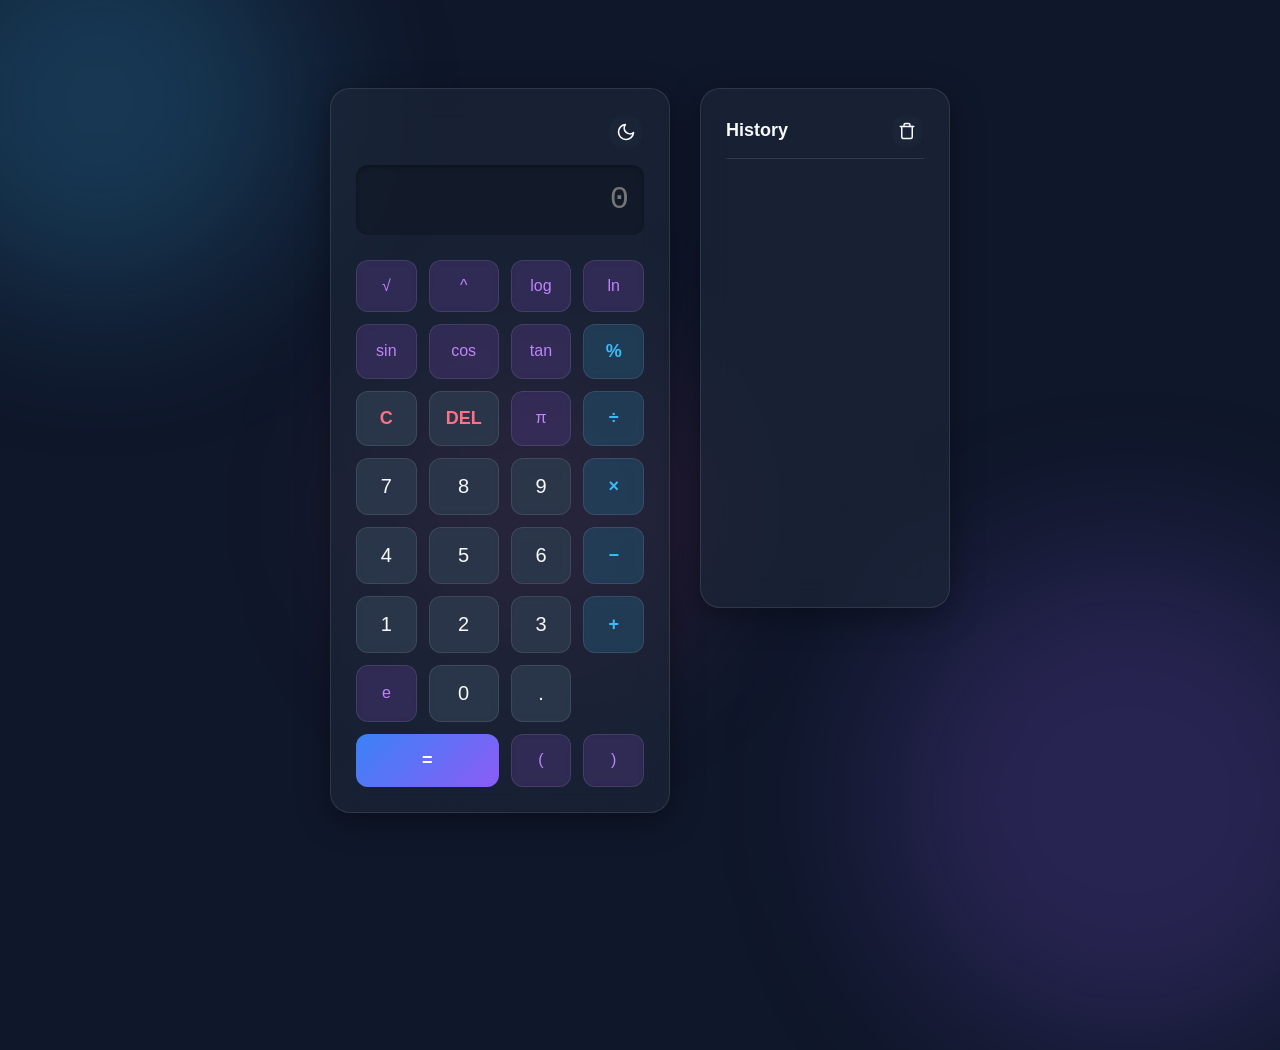
<file: Task1_Calculatoor/index.html>
<!DOCTYPE html>
<html lang="en">
<head>
  <meta charset="UTF-8">
  <meta name="viewport" content="width=device-width, initial-scale=1.0">
  <title>Premium Scientific Calculator</title>
  <link rel="stylesheet" href="style.css">
</head>
<body class="dark-theme">
  <!-- Animated background elements -->
  <div class="bg-shape shape1"></div>
  <div class="bg-shape shape2"></div>
  <div class="bg-shape shape3"></div>

  <div class="container">
    <div class="calculator glass-panel">
      <div class="top-bar">
        <button id="theme-toggle" onclick="toggleMode()" title="Toggle Theme" class="icon-btn">
          <svg class="icon-moon" xmlns="http://www.w3.org/2000/svg" width="20" height="20" viewBox="0 0 24 24" fill="none" stroke="currentColor" stroke-width="2" stroke-linecap="round" stroke-linejoin="round"><path d="M21 12.79A9 9 0 1 1 11.21 3 7 7 0 0 0 21 12.79z"></path></svg>
          <svg class="icon-sun" xmlns="http://www.w3.org/2000/svg" width="20" height="20" viewBox="0 0 24 24" fill="none" stroke="currentColor" stroke-width="2" stroke-linecap="round" stroke-linejoin="round" style="display:none;"><circle cx="12" cy="12" r="5"></circle><line x1="12" y1="1" x2="12" y2="3"></line><line x1="12" y1="21" x2="12" y2="23"></line><line x1="4.22" y1="4.22" x2="5.64" y2="5.64"></line><line x1="18.36" y1="18.36" x2="19.78" y2="19.78"></line><line x1="1" y1="12" x2="3" y2="12"></line><line x1="21" y1="12" x2="23" y2="12"></line><line x1="4.22" y1="19.78" x2="5.64" y2="18.36"></line><line x1="18.36" y1="5.64" x2="19.78" y2="4.22"></line></svg>
        </button>
      </div>

      <input type="text" id="display" disabled placeholder="0">

      <div class="buttons">
        <!-- Scientific Functions Row -->
        <button class="func" onclick="appendFunction('sqrt(')">√</button>
        <button class="func" onclick="appendValue('^')">^</button>
        <button class="func" onclick="appendFunction('log10(')">log</button>
        <button class="func" onclick="appendFunction('log(')">ln</button>
        
        <!-- Trigonometry Row -->
        <button class="func" onclick="appendFunction('sin(')">sin</button>
        <button class="func" onclick="appendFunction('cos(')">cos</button>
        <button class="func" onclick="appendFunction('tan(')">tan</button>
        <button class="op" onclick="appendValue('%')">%</button>
        
        <!-- Standard row 1 -->
        <button class="action clear" onclick="clearDisplay()">C</button>
        <button class="action" onclick="deleteLast()">DEL</button>
        <button class="func" onclick="appendValue('pi')">π</button>
        <button class="op" onclick="appendValue('/')">÷</button>
        
        <!-- Standard row 2 -->
        <button class="num" onclick="appendValue('7')">7</button>
        <button class="num" onclick="appendValue('8')">8</button>
        <button class="num" onclick="appendValue('9')">9</button>
        <button class="op" onclick="appendValue('*')">×</button>
        
        <!-- Standard row 3 -->
        <button class="num" onclick="appendValue('4')">4</button>
        <button class="num" onclick="appendValue('5')">5</button>
        <button class="num" onclick="appendValue('6')">6</button>
        <button class="op" onclick="appendValue('-')">−</button>
        
        <!-- Standard row 4 -->
        <button class="num" onclick="appendValue('1')">1</button>
        <button class="num" onclick="appendValue('2')">2</button>
        <button class="num" onclick="appendValue('3')">3</button>
        <button class="op" onclick="appendValue('+')">+</button>
        
        <!-- Standard row 5 -->
        <button class="func" onclick="appendValue('e')">e</button>
        <button class="num" onclick="appendValue('0')">0</button>
        <button class="num" onclick="appendValue('.')">.</button>
        <button class="equal" onclick="calculate()">=</button>

        <button class="func brackets" onclick="appendValue('(')">(</button>
        <button class="func brackets" onclick="appendValue(')')">)</button>
      </div>
    </div>

    <div class="history glass-panel">
      <div class="history-header">
        <h3>History</h3>
        <button onclick="clearHistory()" class="icon-btn clear-history-btn" title="Clear History">
          <svg xmlns="http://www.w3.org/2000/svg" width="18" height="18" viewBox="0 0 24 24" fill="none" stroke="currentColor" stroke-width="2" stroke-linecap="round" stroke-linejoin="round"><polyline points="3 6 5 6 21 6"></polyline><path d="M19 6v14a2 2 0 0 1-2 2H7a2 2 0 0 1-2-2V6m3 0V4a2 2 0 0 1 2-2h4a2 2 0 0 1 2 2v2"></path></svg>
        </button>
      </div>
      <ul id="historyList"></ul>
    </div>
  </div>

  <script src="script.js"></script>
</body>
</html>
</file>
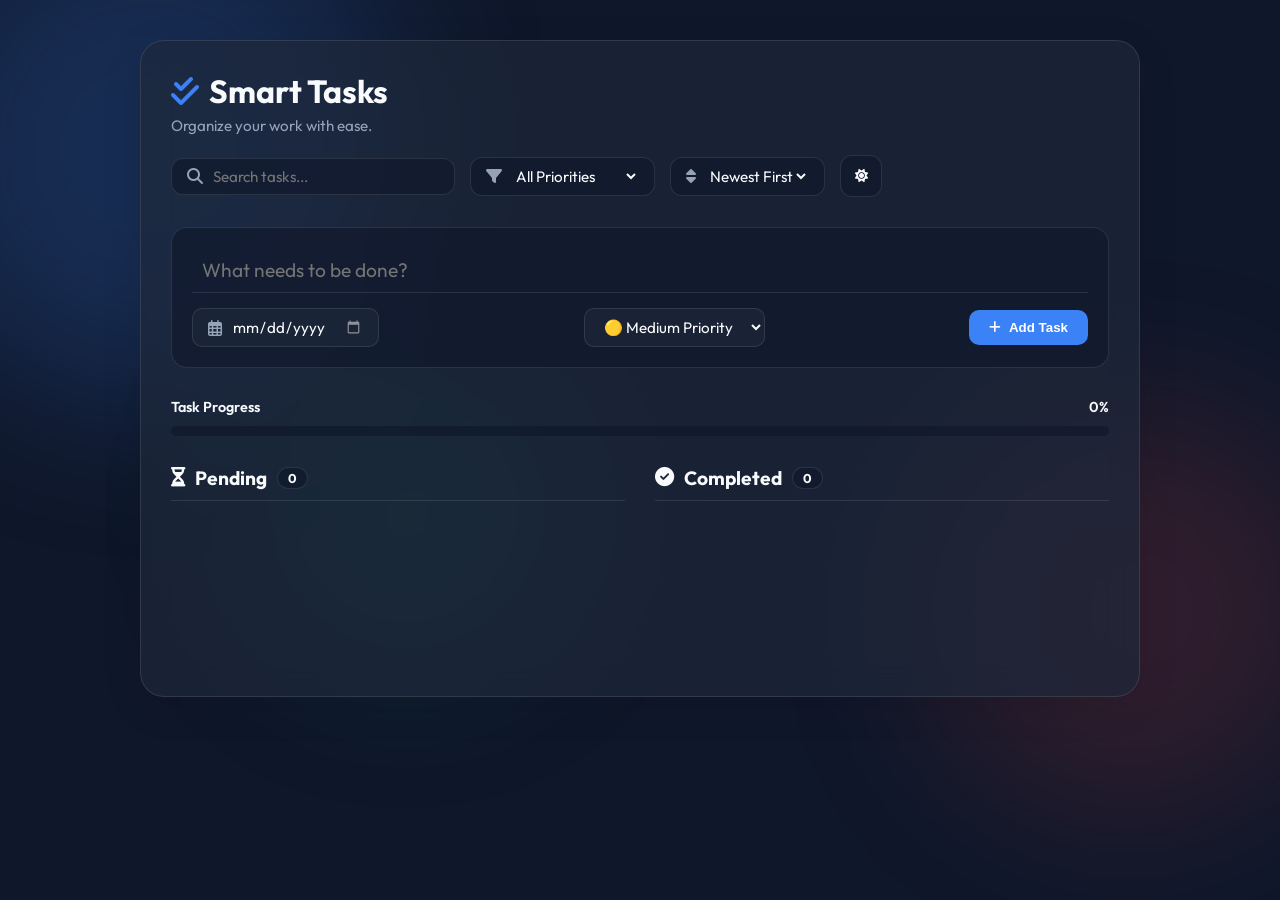
<file: Task3_TodoList/index.html>
<!DOCTYPE html>
<html lang="en">

<head>
    <meta charset="UTF-8">
    <meta name="viewport" content="width=device-width, initial-scale=1.0">
    <title>Smart To-Do | Premium Dashboard</title>
    <link rel="stylesheet" href="style.css">
    <link href="https://fonts.googleapis.com/css2?family=Outfit:wght@300;400;500;600;700&display=swap" rel="stylesheet">
    <link rel="stylesheet" href="https://cdnjs.cloudflare.com/ajax/libs/font-awesome/6.4.0/css/all.min.css">
</head>

<body class="dark">
    <!-- Animated Background Shapes -->
    <div class="bg-shape shape-1"></div>
    <div class="bg-shape shape-2"></div>
    <div class="bg-shape shape-3"></div>

    <div class="app glass-panel">
        <header>
            <div class="header-title">
                <h1><i class="fas fa-check-double"></i> Smart Tasks</h1>
                <p>Organize your work with ease.</p>
            </div>

            <div class="controls">
                <div class="control-group search-group">
                    <i class="fas fa-search"></i>
                    <input id="search" placeholder="Search tasks...">
                </div>

                <div class="control-group">
                    <i class="fas fa-filter"></i>
                    <select id="filter">
                        <option value="all">All Priorities</option>
                        <option value="high">High Priority</option>
                        <option value="medium">Medium Priority</option>
                        <option value="low">Low Priority</option>
                    </select>
                </div>

                <div class="control-group">
                    <i class="fas fa-sort"></i>
                    <select id="sort">
                        <option value="newest">Newest First</option>
                        <option value="oldest">Oldest First</option>
                        <option value="dueDate">Due Date</option>
                        <option value="priority">Priority</option>
                    </select>
                </div>

                <button id="themeToggle" class="icon-btn" title="Toggle Theme">
                    <i class="fas fa-sun"></i>
                </button>
            </div>
        </header>

        <div class="add-task-container glass-panel-inner">
            <input type="text" id="taskInput" placeholder="What needs to be done?" autocomplete="off">
            <div class="task-options">
                <div class="input-with-icon">
                    <i class="far fa-calendar-alt"></i>
                    <input type="date" id="dueDateInput" title="Due Date">
                </div>
                <select id="priority" class="priority-select">
                    <option value="low">🟢 Low Priority</option>
                    <option value="medium" selected>🟡 Medium Priority</option>
                    <option value="high">🔴 High Priority</option>
                </select>
                <button onclick="addTask()" class="btn-primary"><i class="fas fa-plus"></i> Add Task</button>
            </div>
        </div>

        <div class="progress-section">
            <div class="progress-stats">
                <span>Task Progress</span>
                <span id="progressText">0%</span>
            </div>
            <div class="progress-container">
                <div class="progress-bar" id="progressBar"></div>
            </div>
        </div>

        <div class="lists">
            <!-- Pending List -->
            <div class="list-container">
                <div class="list-header">
                    <h2><i class="fas fa-hourglass-half"></i> Pending <span class="badge pending-badge"
                            id="pendingCount">0</span></h2>
                </div>
                <ul id="pending" class="task-list dropzone" data-status="pending">
                    <!-- Tasks will be injected here -->
                </ul>
            </div>

            <!-- Completed List -->
            <div class="list-container">
                <div class="list-header completed-header">
                    <h2><i class="fas fa-check-circle"></i> Completed <span class="badge completed-badge"
                            id="completedCount">0</span></h2>
                </div>
                <ul id="completed" class="task-list dropzone" data-status="completed">
                    <!-- Tasks will be injected here -->
                </ul>
            </div>
        </div>
    </div>

    <script src="script.js"></script>
</body>

</html>
</file>
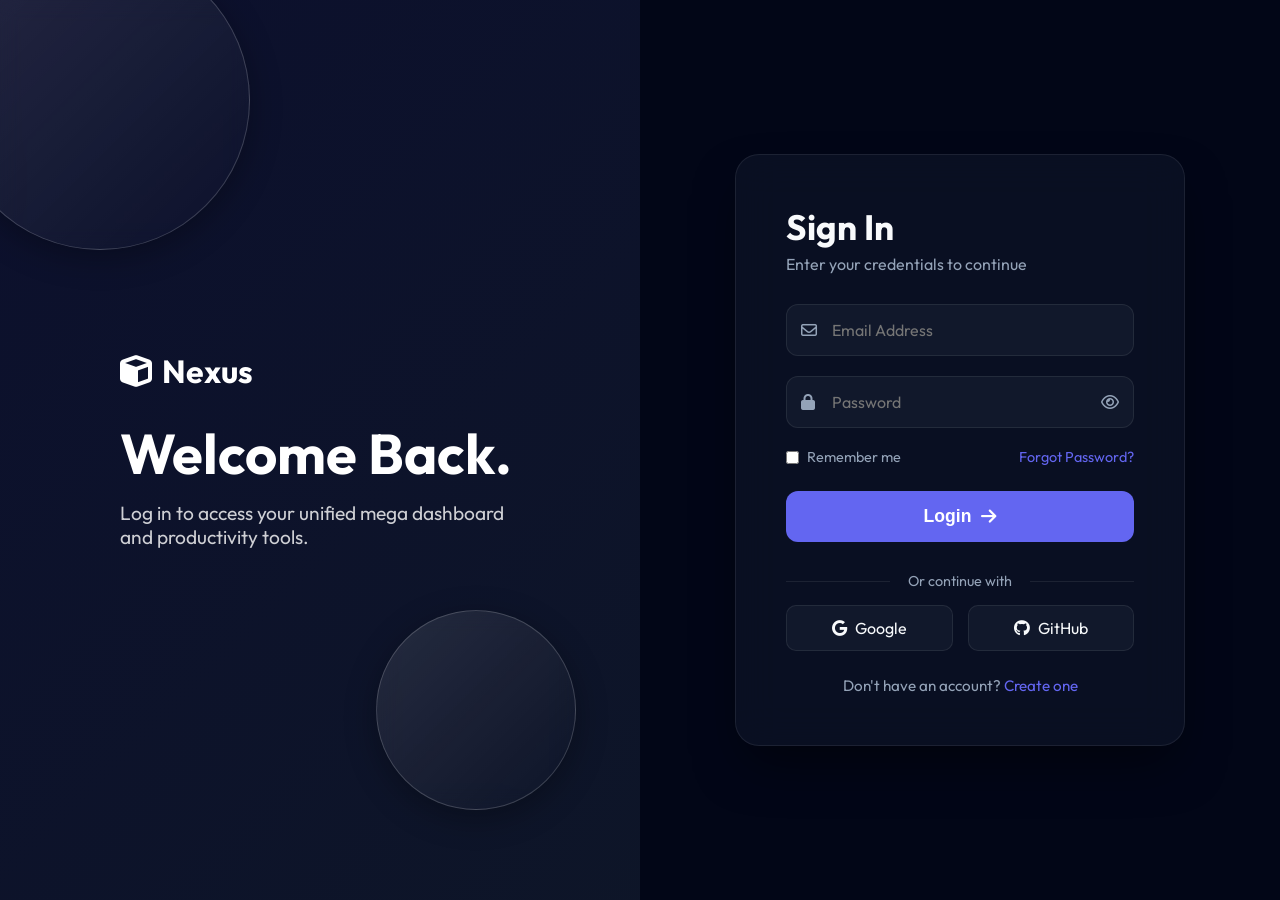
<file: Task4_Authentication/dashboard.html>
<!DOCTYPE html>
<html lang="en">
<head>
    <meta charset="UTF-8">
    <meta name="viewport" content="width=device-width, initial-scale=1.0">
    <title>Nexus | Mega Dashboard</title>
    <link rel="stylesheet" href="style.css">
    <link href="https://fonts.googleapis.com/css2?family=Outfit:wght@300;400;500;600;700&display=swap" rel="stylesheet">
    <link rel="stylesheet" href="https://cdnjs.cloudflare.com/ajax/libs/font-awesome/6.4.0/css/all.min.css">
</head>
<body class="dashboard-page">
    <div id="toast-container"></div>
    <!-- Animated Background Shapes -->
    <div class="bg-shape shape-1"></div>
    <div class="bg-shape shape-2"></div>
    
    <div class="dashboard-layout">
        
        <!-- Sidebar -->
        <aside class="sidebar glass-panel">
            <div class="sidebar-header">
                <div class="logo"><i class="fas fa-cube"></i> Nexus</div>
            </div>
            
            <nav class="sidebar-nav">
                <a href="#" class="nav-item active">
                    <i class="fas fa-home"></i> Overview
                </a>
                <a href="#" class="nav-item">
                    <i class="fas fa-tasks"></i> Smart Tasks
                </a>
                <a href="#" class="nav-item" onclick="showToast('Analytics is a premium feature.', 'info')">
                    <i class="fas fa-chart-pie"></i> Analytics
                </a>
                <a href="#" class="nav-item" onclick="showToast('Settings opened.', 'info')">
                    <i class="fas fa-cog"></i> Settings
                </a>
            </nav>

            <div class="sidebar-footer">
                <div class="user-profile">
                    <div class="avatar"><i class="fas fa-user"></i></div>
                    <div class="user-info">
                        <span id="userEmailDisplay">user@example.com</span>
                        <span class="role">Pro Member</span>
                    </div>
                </div>
                <button onclick="logout()" class="btn-logout" title="Log Out">
                    <i class="fas fa-sign-out-alt"></i>
                </button>
            </div>
        </aside>

        <!-- Main Content Area -->
        <main class="main-content">
            <header class="top-header glass-panel">
                <div class="welcome-msg">
                    <h1>Welcome Back, <span id="userName">User</span> 👋</h1>
                    <p>Here is what's happening with your projects today.</p>
                </div>
                <div class="header-actions">
                    <button class="icon-btn" onclick="showToast('No new notifications.', 'info')"><i class="far fa-bell"></i></button>
                </div>
            </header>

            <div class="dashboard-widgets" style="display: grid; grid-template-columns: 1fr 1fr; gap: 20px;">
                <!-- Dummy Widget 1 -->
                <div class="widget glass-panel" style="padding: 20px;">
                    <div class="widget-header" style="border-bottom: 1px solid var(--glass-border); padding-bottom: 10px; margin-bottom: 15px;">
                        <h2><i class="fas fa-chart-line"></i> Activity</h2>
                    </div>
                    <div class="widget-body" style="color: var(--text-secondary);">
                        <p>Your recent activity will appear here.</p>
                    </div>
                </div>
                
                <!-- Dummy Widget 2 -->
                <div class="widget glass-panel" style="padding: 20px;">
                    <div class="widget-header" style="border-bottom: 1px solid var(--glass-border); padding-bottom: 10px; margin-bottom: 15px;">
                        <h2><i class="fas fa-users"></i> Team</h2>
                    </div>
                    <div class="widget-body" style="color: var(--text-secondary);">
                        <p>No active team members.</p>
                    </div>
                </div>
            </div>
        </main>
    </div>

    <script src="script.js"></script>
</body>
</html>
</file>
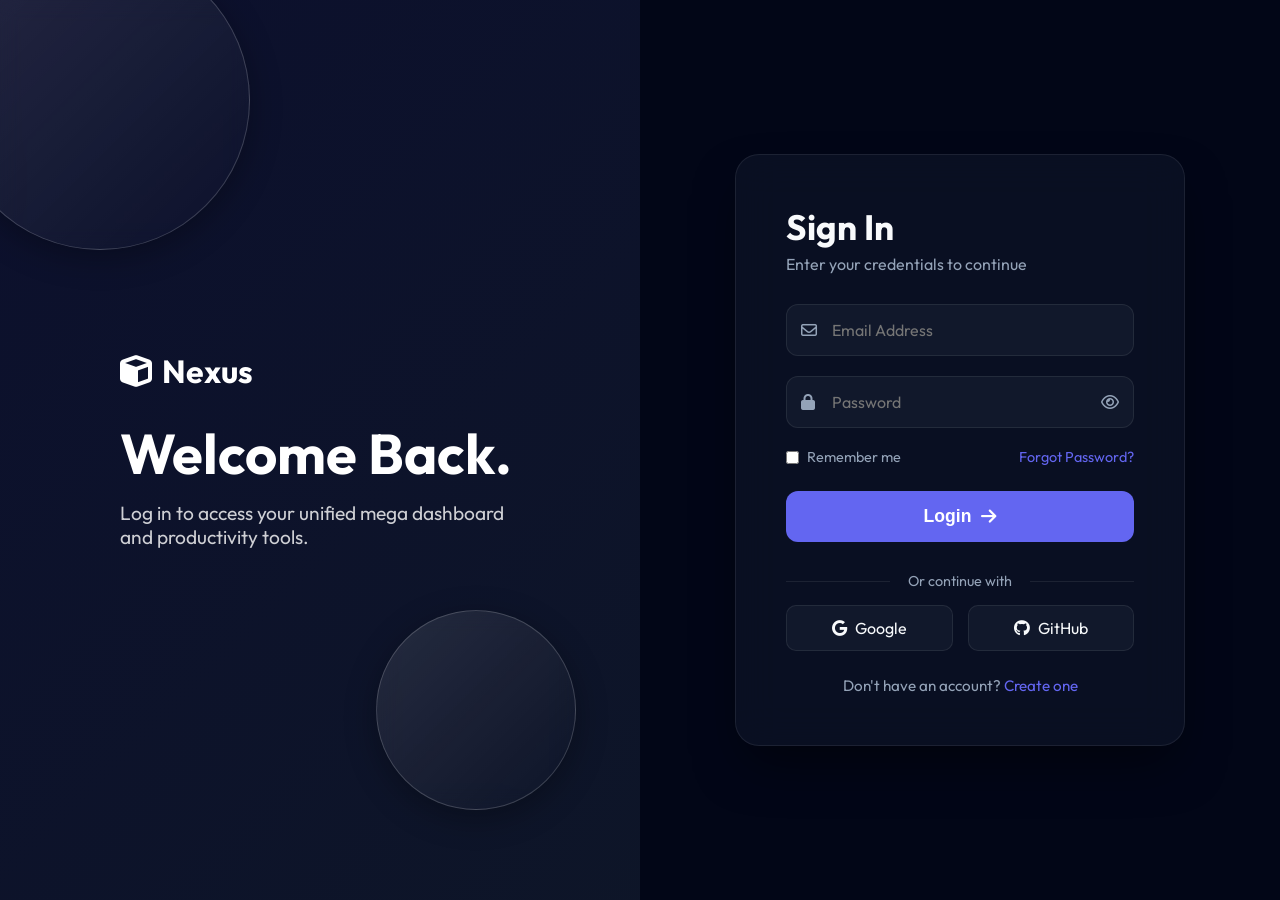
<file: Task4_Authentication/login.html>
<!DOCTYPE html>
<html lang="en">
<head>
    <meta charset="UTF-8">
    <meta name="viewport" content="width=device-width, initial-scale=1.0">
    <title>Nexus | Secure Login</title>
    <link rel="stylesheet" href="style.css">
    <link href="https://fonts.googleapis.com/css2?family=Outfit:wght@300;400;500;600;700&display=swap" rel="stylesheet">
    <link rel="stylesheet" href="https://cdnjs.cloudflare.com/ajax/libs/font-awesome/6.4.0/css/all.min.css">
</head>
<body class="auth-page">
    <div id="toast-container"></div>

    <div class="split-container">
        <!-- Left Side: Image / Branding -->
        <div class="split-left">
            <div class="branding">
                <div class="logo"><i class="fas fa-cube"></i> Nexus</div>
                <h1>Welcome Back.</h1>
                <p>Log in to access your unified mega dashboard and productivity tools.</p>
            </div>
            <!-- Decorative shapes -->
            <div class="glass-orb orb-1"></div>
            <div class="glass-orb orb-2"></div>
        </div>

        <!-- Right Side: Form -->
        <div class="split-right">
            <div class="auth-box glass-panel">
                <h2>Sign In</h2>
                <p class="subtitle">Enter your credentials to continue</p>

                <form id="loginForm">
                    <div class="input-group">
                        <i class="far fa-envelope icon"></i>
                        <input id="loginEmail" type="email" placeholder="Email Address" required>
                    </div>

                    <div class="input-group">
                        <i class="fas fa-lock icon"></i>
                        <input id="loginPassword" type="password" placeholder="Password" required minlength="6">
                        <i class="far fa-eye toggle-password" onclick="togglePasswordVisibility('loginPassword', this)"></i>
                    </div>

                    <div class="form-options">
                        <label class="remember-me">
                            <input type="checkbox" id="rememberMe">
                            <span>Remember me</span>
                        </label>
                        <a href="#" class="forgot-password">Forgot Password?</a>
                    </div>

                    <button type="submit" class="btn-primary">
                        Login <i class="fas fa-arrow-right"></i>
                    </button>
                </form>

                <div class="social-login">
                    <p>Or continue with</p>
                    <div class="social-btns">
                        <button class="btn-social" type="button" onclick="showToast('Google login is a mock feature.', 'info')">
                            <i class="fab fa-google"></i> Google
                        </button>
                        <button class="btn-social" type="button" onclick="showToast('GitHub login is a mock feature.', 'info')">
                            <i class="fab fa-github"></i> GitHub
                        </button>
                    </div>
                </div>

                <p class="auth-switch">Don't have an account? <a href="register.html">Create one</a></p>
            </div>
        </div>
    </div>

    <script src="script.js"></script>
</body>
</html>
</file>
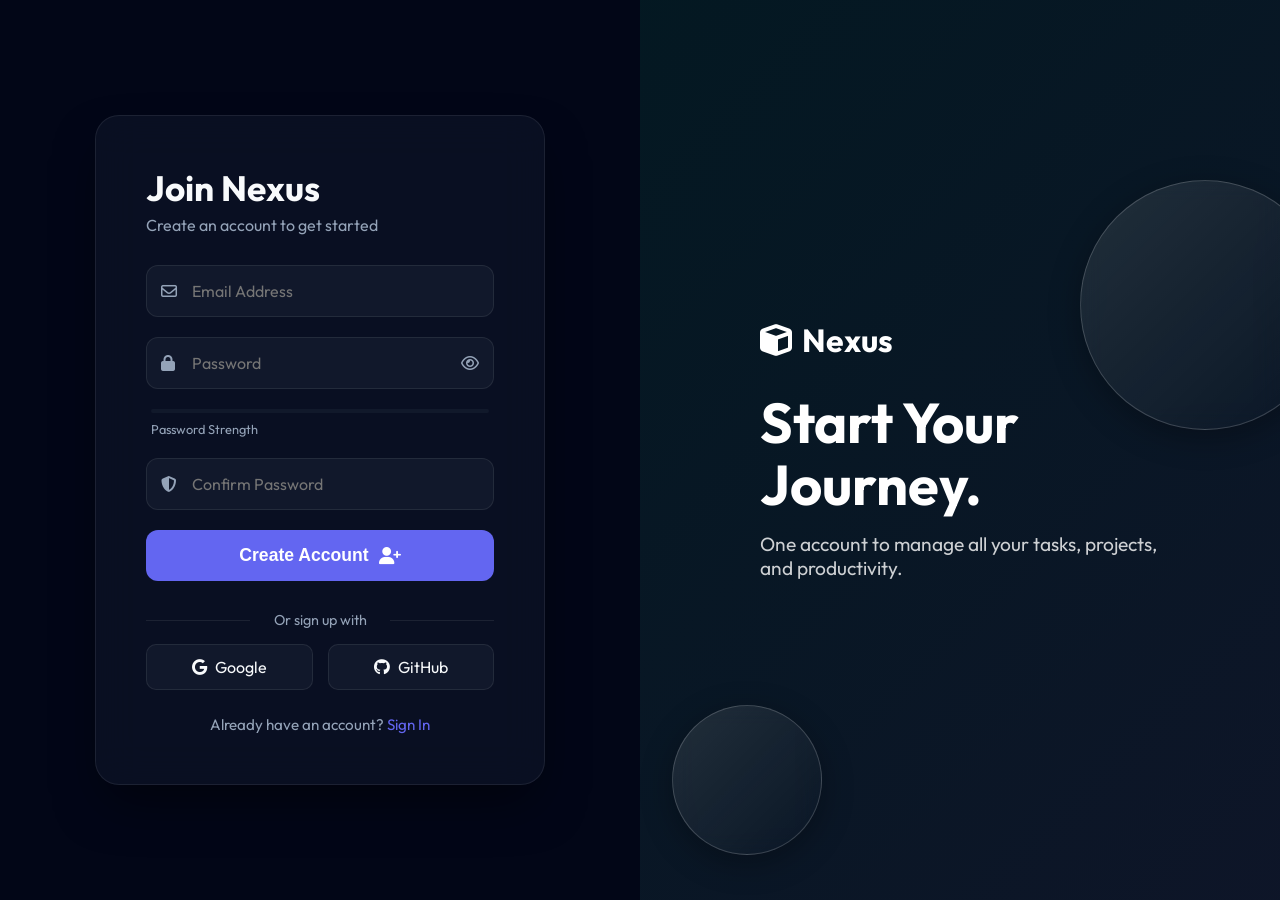
<file: Task4_Authentication/register.html>
<!DOCTYPE html>
<html lang="en">
<head>
    <meta charset="UTF-8">
    <meta name="viewport" content="width=device-width, initial-scale=1.0">
    <title>Nexus | Create Account</title>
    <link rel="stylesheet" href="style.css">
    <link href="https://fonts.googleapis.com/css2?family=Outfit:wght@300;400;500;600;700&display=swap" rel="stylesheet">
    <link rel="stylesheet" href="https://cdnjs.cloudflare.com/ajax/libs/font-awesome/6.4.0/css/all.min.css">
</head>
<body class="auth-page">
    <div id="toast-container"></div>

    <div class="split-container">
        <!-- Left Side: Form -->
        <div class="split-right">
            <div class="auth-box glass-panel">
                <h2>Join Nexus</h2>
                <p class="subtitle">Create an account to get started</p>

                <form id="registerForm">
                    <div class="input-group">
                        <i class="far fa-envelope icon"></i>
                        <input id="regEmail" type="email" placeholder="Email Address" required>
                    </div>

                    <div class="input-group">
                        <i class="fas fa-lock icon"></i>
                        <input id="regPassword" type="password" placeholder="Password" required minlength="6" onkeyup="checkPasswordStrength(this.value)">
                        <i class="far fa-eye toggle-password" onclick="togglePasswordVisibility('regPassword', this)"></i>
                    </div>
                    
                    <div class="password-strength">
                        <div class="strength-bar-container">
                            <div class="strength-bar" id="strengthBar"></div>
                        </div>
                        <span id="strengthText">Password Strength</span>
                    </div>

                    <div class="input-group">
                        <i class="fas fa-shield-alt icon"></i>
                        <input id="regConfirmPassword" type="password" placeholder="Confirm Password" required minlength="6">
                    </div>

                    <button type="submit" class="btn-primary">
                        Create Account <i class="fas fa-user-plus"></i>
                    </button>
                </form>

                <div class="social-login">
                    <p>Or sign up with</p>
                    <div class="social-btns">
                        <button class="btn-social" type="button" onclick="showToast('Google signup is a mock feature.', 'info')">
                            <i class="fab fa-google"></i> Google
                        </button>
                        <button class="btn-social" type="button" onclick="showToast('GitHub signup is a mock feature.', 'info')">
                            <i class="fab fa-github"></i> GitHub
                        </button>
                    </div>
                </div>

                <p class="auth-switch">Already have an account? <a href="login.html">Sign In</a></p>
            </div>
        </div>

        <!-- Right Side: Image / Branding -->
        <div class="split-left register-bg">
            <div class="branding">
                <div class="logo"><i class="fas fa-cube"></i> Nexus</div>
                <h1>Start Your Journey.</h1>
                <p>One account to manage all your tasks, projects, and productivity.</p>
            </div>
            <!-- Decorative shapes -->
            <div class="glass-orb orb-3"></div>
            <div class="glass-orb orb-4"></div>
        </div>
    </div>

    <script src="script.js"></script>
</body>
</html>
</file>
<file: Task1_Calculatoor/style.css>
/* CSS Variables for Theming */
:root {
  --font-family: 'Inter', 'Segoe UI', Tahoma, Geneva, Verdana, sans-serif;
  
  /* Light Theme Colors */
  --bg-color: #f0f4f8;
  --glass-bg: rgba(255, 255, 255, 0.6);
  --glass-border: rgba(255, 255, 255, 0.4);
  --glass-shadow: 0 8px 32px 0 rgba(31, 38, 135, 0.1);
  --text-primary: #2d3748;
  --text-secondary: #4a5568;
  
  --btn-bg: rgba(255, 255, 255, 0.7);
  --btn-hover: rgba(255, 255, 255, 0.9);
  --btn-active: rgba(226, 232, 240, 0.9);
  --btn-text: #2d3748;
  
  --op-btn-bg: rgba(237, 242, 247, 0.8);
  --op-btn-text: #3182ce;
  
  --func-btn-bg: rgba(226, 232, 240, 0.6);
  --func-btn-text: #805ad5;
  
  --equal-btn-bg: linear-gradient(135deg, #667eea 0%, #764ba2 100%);
  --equal-btn-text: #ffffff;
  
  --clear-btn-text: #e53e3e;

  /* Animated background shapes for Light Mode */
  --shape1-color: rgba(102, 126, 234, 0.4);
  --shape2-color: rgba(118, 75, 162, 0.4);
  --shape3-color: rgba(237, 100, 166, 0.4);
}

body.dark-theme {
  /* Dark Theme Colors */
  --bg-color: #0f172a;
  --glass-bg: rgba(30, 41, 59, 0.6);
  --glass-border: rgba(255, 255, 255, 0.1);
  --glass-shadow: 0 8px 32px 0 rgba(0, 0, 0, 0.37);
  --text-primary: #f8fafc;
  --text-secondary: #94a3b8;
  
  --btn-bg: rgba(51, 65, 85, 0.6);
  --btn-hover: rgba(71, 85, 105, 0.8);
  --btn-active: rgba(30, 41, 59, 0.9);
  --btn-text: #f8fafc;
  
  --op-btn-bg: rgba(56, 189, 248, 0.15);
  --op-btn-text: #38bdf8;
  
  --func-btn-bg: rgba(168, 85, 247, 0.15);
  --func-btn-text: #c084fc;
  
  --equal-btn-bg: linear-gradient(135deg, #3b82f6 0%, #8b5cf6 100%);
  --equal-btn-text: #ffffff;
  
  --clear-btn-text: #fb7185;

  /* Animated background shapes for Dark Mode */
  --shape1-color: rgba(56, 189, 248, 0.2);
  --shape2-color: rgba(139, 92, 246, 0.2);
  --shape3-color: rgba(236, 72, 153, 0.2);
}

/* Global Styles */
* {
  box-sizing: border-box;
  margin: 0;
  padding: 0;
}

body {
  font-family: var(--font-family);
  background: var(--bg-color);
  color: var(--text-primary);
  height: 100vh;
  display: flex;
  justify-content: center;
  align-items: center;
  transition: background 0.5s ease, color 0.5s ease;
  overflow: hidden; /* For background shapes */
  position: relative;
}

/* Animated Background Shapes */
.bg-shape {
  position: absolute;
  border-radius: 50%;
  filter: blur(80px);
  z-index: -1;
  animation: float 15s infinite ease-in-out alternate;
}

.shape1 {
  width: 400px;
  height: 400px;
  background: var(--shape1-color);
  top: -100px;
  left: -100px;
  animation-delay: 0s;
}

.shape2 {
  width: 500px;
  height: 500px;
  background: var(--shape2-color);
  bottom: -150px;
  right: -100px;
  animation-delay: -5s;
}

.shape3 {
  width: 300px;
  height: 300px;
  background: var(--shape3-color);
  top: 40%;
  left: 30%;
  animation-delay: -10s;
}

@keyframes float {
  0% { transform: translate(0, 0) scale(1); }
  50% { transform: translate(50px, -50px) scale(1.1); }
  100% { transform: translate(-50px, 50px) scale(0.9); }
}

/* Container & Layout */
.container {
  display: flex;
  gap: 30px;
  z-index: 10;
}

@media (max-width: 768px) {
  .container {
    flex-direction: column;
    align-items: center;
  }
}

/* Glassmorphism Panel */
.glass-panel {
  background: var(--glass-bg);
  backdrop-filter: blur(16px);
  -webkit-backdrop-filter: blur(16px);
  border: 1px solid var(--glass-border);
  box-shadow: var(--glass-shadow);
  border-radius: 20px;
}

/* Calculator Area */
.calculator {
  padding: 25px;
  width: 340px; /* Wider for scientific buttons */
}

/* Top Bar */
.top-bar {
  display: flex;
  justify-content: flex-end;
  margin-bottom: 15px;
}

.icon-btn {
  background: transparent;
  border: none;
  color: var(--text-primary);
  cursor: pointer;
  display: flex;
  align-items: center;
  justify-content: center;
  padding: 8px;
  border-radius: 50%;
  transition: background 0.3s ease;
}

.icon-btn:hover {
  background: var(--btn-hover);
}

/* Display */
#display {
  width: 100%;
  height: 70px;
  font-size: 32px;
  text-align: right;
  margin-bottom: 25px;
  border: none;
  border-radius: 12px;
  padding: 10px 15px;
  background: rgba(0, 0, 0, 0.05); /* Slight inset feel */
  box-shadow: inset 0 2px 5px rgba(0,0,0,0.05);
  color: var(--text-primary);
  font-family: monospace;
}
.dark-theme #display {
  background: rgba(0, 0, 0, 0.2);
  box-shadow: inset 0 2px 5px rgba(0,0,0,0.3);
}

/* Buttons Grid */
.buttons {
  display: grid;
  grid-template-columns: repeat(4, 1fr);
  gap: 12px;
}

button {
  padding: 16px;
  font-size: 18px;
  font-weight: 500;
  border: 1px solid var(--glass-border);
  border-radius: 12px;
  cursor: pointer;
  background: var(--btn-bg);
  color: var(--btn-text);
  transition: all 0.2s cubic-bezier(0.25, 0.46, 0.45, 0.94);
  /* Subdued glass effect for buttons */
  backdrop-filter: blur(4px);
}

button:hover {
  background: var(--btn-hover);
  transform: translateY(-2px);
  box-shadow: 0 4px 10px rgba(0,0,0,0.1);
}

button:active {
  background: var(--btn-active);
  transform: translateY(0);
}

/* Specific Button Types */
button.num {
  font-size: 20px;
}

button.op {
  background: var(--op-btn-bg);
  color: var(--op-btn-text);
  font-weight: 600;
}

button.func {
  background: var(--func-btn-bg);
  color: var(--func-btn-text);
  font-size: 16px;
}

button.action {
  color: var(--clear-btn-text);
  font-weight: 600;
}

.equal {
  grid-column: span 2;
  background: var(--equal-btn-bg);
  color: var(--equal-btn-text);
  border: none;
  font-weight: 700;
}

.equal:hover {
  background: var(--equal-btn-bg);
  filter: brightness(1.1);
}

.zero {
  grid-column: span 2;
}

/* History Panel */
.history {
  padding: 25px;
  width: 250px;
  height: 520px;
  display: flex;
  flex-direction: column;
}

.history-header {
  display: flex;
  justify-content: space-between;
  align-items: center;
  margin-bottom: 15px;
  padding-bottom: 10px;
  border-bottom: 1px solid var(--glass-border);
}

.history h3 {
  font-size: 18px;
  font-weight: 600;
  color: var(--text-primary);
}

.history ul {
  list-style: none;
  overflow-y: auto;
  flex-grow: 1;
  padding-right: 5px;
}

/* Custom Scrollbar for History */
.history ul::-webkit-scrollbar {
  width: 6px;
}
.history ul::-webkit-scrollbar-track {
  background: transparent;
}
.history ul::-webkit-scrollbar-thumb {
  background: var(--glass-border);
  border-radius: 10px;
}

.history li {
  margin-bottom: 10px;
  padding: 10px;
  font-size: 14px;
  color: var(--text-secondary);
  background: var(--btn-bg);
  border-radius: 8px;
  cursor: pointer;
  transition: all 0.2s ease;
  word-break: break-all;
}

.history li:hover {
  background: var(--btn-hover);
  color: var(--text-primary);
  transform: translateX(2px);
}
</file>
<file: Task3_TodoList/style.css>
:root {
    --bg-dark: #0f172a;
    --text-primary-dark: #f8fafc;
    --text-secondary-dark: #94a3b8;
    --glass-bg-dark: rgba(30, 41, 59, 0.7);
    --glass-inner-dark: rgba(15, 23, 42, 0.6);
    --glass-border-dark: rgba(255, 255, 255, 0.1);

    --bg-light: #f1f5f9;
    --text-primary-light: #0f172a;
    --text-secondary-light: #475569;
    --glass-bg-light: rgba(255, 255, 255, 0.7);
    --glass-inner-light: rgba(248, 250, 252, 0.8);
    --glass-border-light: rgba(255, 255, 255, 0.5);

    --accent-primary: #3b82f6;
    --accent-hover: #2563eb;

    --priority-high: #ef4444;
    --priority-high-bg: rgba(239, 68, 68, 0.1);
    --priority-medium: #f59e0b;
    --priority-medium-bg: rgba(245, 158, 11, 0.1);
    --priority-low: #10b981;
    --priority-low-bg: rgba(16, 185, 129, 0.1);

    --success: #10b981;
    --font-main: 'Outfit', sans-serif;
}

* {
    margin: 0;
    padding: 0;
    box-sizing: border-box;
}

body {
    font-family: var(--font-main);
    min-height: 100vh;
    display: flex;
    justify-content: center;
    align-items: flex-start;
    padding: 40px 20px;
    overflow-x: hidden;
    position: relative;
    transition: background-color 0.4s ease, color 0.4s ease;
}

body.dark {
    background: var(--bg-dark);
    color: var(--text-primary-dark);
    --current-glass-bg: var(--glass-bg-dark);
    --current-glass-inner: var(--glass-inner-dark);
    --current-glass-border: var(--glass-border-dark);
    --current-text-secondary: var(--text-secondary-dark);
}

body.light {
    background: var(--bg-light);
    color: var(--text-primary-light);
    --current-glass-bg: var(--glass-bg-light);
    --current-glass-inner: var(--glass-inner-light);
    --current-glass-border: var(--glass-border-light);
    --current-text-secondary: var(--text-secondary-light);
}

/* Background Animated Shapes */
.bg-shape {
    position: absolute;
    border-radius: 50%;
    filter: blur(80px);
    z-index: -1;
    animation: float 20s infinite alternate ease-in-out;
}

.shape-1 {
    width: 500px;
    height: 500px;
    background: rgba(59, 130, 246, 0.2);
    top: -100px;
    left: -100px;
}

.shape-2 {
    width: 400px;
    height: 400px;
    background: rgba(239, 68, 68, 0.15);
    bottom: 10%;
    right: -50px;
    animation-delay: -5s;
}

.shape-3 {
    width: 300px;
    height: 300px;
    background: rgba(16, 185, 129, 0.15);
    top: 40%;
    left: 20%;
    animation-delay: -10s;
}

@keyframes float {
    0% {
        transform: translate(0, 0) scale(1);
    }

    100% {
        transform: translate(50px, 50px) scale(1.1);
    }
}

/* Glass Panels */
.glass-panel {
    background: var(--current-glass-bg);
    backdrop-filter: blur(16px);
    -webkit-backdrop-filter: blur(16px);
    border: 1px solid var(--current-glass-border);
    border-radius: 24px;
    box-shadow: 0 10px 40px rgba(0, 0, 0, 0.1);
}

.glass-panel-inner {
    background: var(--current-glass-inner);
    border: 1px solid var(--current-glass-border);
    border-radius: 16px;
}

/* App Layout */
.app {
    width: 100%;
    max-width: 1000px;
    padding: 30px;
}

/* Header */
header {
    display: flex;
    flex-wrap: wrap;
    justify-content: space-between;
    align-items: center;
    margin-bottom: 30px;
    gap: 20px;
}

.header-title h1 {
    font-size: 2rem;
    font-weight: 700;
    display: flex;
    align-items: center;
    gap: 10px;
}

.header-title h1 i {
    color: var(--accent-primary);
}

.header-title p {
    color: var(--current-text-secondary);
    font-size: 0.95rem;
    margin-top: 5px;
}

/* Controls */
.controls {
    display: flex;
    flex-wrap: wrap;
    gap: 15px;
    align-items: center;
}

.control-group {
    display: flex;
    align-items: center;
    background: var(--current-glass-inner);
    border: 1px solid var(--current-glass-border);
    border-radius: 12px;
    padding: 8px 15px;
    transition: border-color 0.3s ease;
}

.control-group:focus-within {
    border-color: var(--accent-primary);
}

.control-group i {
    color: var(--current-text-secondary);
    margin-right: 10px;
}

input,
select {
    background: transparent;
    border: none;
    color: inherit;
    font-family: inherit;
    font-size: 0.95rem;
    outline: none;
}

select {
    cursor: pointer;
}

.icon-btn {
    background: var(--current-glass-inner);
    border: 1px solid var(--current-glass-border);
    color: inherit;
    width: 42px;
    height: 42px;
    border-radius: 12px;
    display: flex;
    justify-content: center;
    align-items: center;
    cursor: pointer;
    transition: all 0.2s ease;
}

.icon-btn:hover {
    background: var(--accent-primary);
    color: white;
    border-color: var(--accent-primary);
}

/* Add Task Area */
.add-task-container {
    padding: 20px;
    margin-bottom: 30px;
    display: flex;
    flex-direction: column;
    gap: 15px;
}

#taskInput {
    width: 100%;
    font-size: 1.2rem;
    padding: 10px;
    border-bottom: 1px solid var(--current-glass-border);
    transition: border-color 0.3s ease;
}

#taskInput:focus {
    border-color: var(--accent-primary);
}

.task-options {
    display: flex;
    flex-wrap: wrap;
    gap: 15px;
    align-items: center;
    justify-content: space-between;
}

.input-with-icon {
    display: flex;
    align-items: center;
    background: var(--current-glass-bg);
    padding: 8px 15px;
    border-radius: 10px;
    border: 1px solid var(--current-glass-border);
}

.input-with-icon i {
    margin-right: 10px;
    color: var(--current-text-secondary);
}

.input-with-icon input[type="date"] {
    cursor: pointer;
}

/* Fix for date picker icon on dark mode in webkit */
::-webkit-calendar-picker-indicator {
    filter: invert(1);
    opacity: 0.5;
    cursor: pointer;
}

body.light ::-webkit-calendar-picker-indicator {
    filter: invert(0);
}

.priority-select {
    background: var(--current-glass-bg);
    padding: 8px 15px;
    border-radius: 10px;
    border: 1px solid var(--current-glass-border);
}

.btn-primary {
    background: var(--accent-primary);
    color: white;
    border: none;
    padding: 10px 20px;
    border-radius: 10px;
    font-weight: 600;
    cursor: pointer;
    transition: background 0.2s ease, transform 0.1s ease;
    display: flex;
    align-items: center;
    gap: 8px;
}

.btn-primary:hover {
    background: var(--accent-hover);
}

.btn-primary:active {
    transform: scale(0.98);
}

/* Progress */
.progress-section {
    margin-bottom: 30px;
}

.progress-stats {
    display: flex;
    justify-content: space-between;
    font-weight: 600;
    font-size: 0.9rem;
    margin-bottom: 10px;
}

.progress-container {
    height: 10px;
    background: var(--current-glass-inner);
    border-radius: 10px;
    overflow: hidden;
}

.progress-bar {
    height: 100%;
    width: 0%;
    background: linear-gradient(90deg, var(--accent-primary), var(--success));
    transition: width 0.5s cubic-bezier(0.4, 0, 0.2, 1);
}

/* Lists Grid */
.lists {
    display: grid;
    grid-template-columns: 1fr 1fr;
    gap: 30px;
}

.list-container {
    display: flex;
    flex-direction: column;
}

.list-header {
    margin-bottom: 15px;
    padding-bottom: 10px;
    border-bottom: 1px solid var(--current-glass-border);
}

.list-header h2 {
    font-size: 1.2rem;
    display: flex;
    align-items: center;
    gap: 10px;
}

.badge {
    background: var(--current-glass-inner);
    padding: 2px 10px;
    border-radius: 20px;
    font-size: 0.8rem;
    border: 1px solid var(--current-glass-border);
}

.task-list {
    list-style: none;
    min-height: 150px;
    /* Dropzone area */
    border-radius: 16px;
    transition: background 0.3s ease;
}

.task-list.drag-over {
    background: var(--current-glass-inner);
    border: 2px dashed var(--accent-primary);
}

/* Task Item */
.task-item {
    background: var(--current-glass-inner);
    border: 1px solid var(--current-glass-border);
    border-radius: 16px;
    padding: 15px;
    margin-bottom: 15px;
    cursor: grab;
    transition: transform 0.2s ease, box-shadow 0.2s ease;
    position: relative;
    overflow: hidden;
}

.task-item:hover {
    transform: translateY(-2px);
    box-shadow: 0 5px 15px rgba(0, 0, 0, 0.1);
}

.task-item.dragging {
    opacity: 0.5;
    cursor: grabbing;
}

/* Priority Indicator */
.priority-indicator {
    position: absolute;
    left: 0;
    top: 0;
    bottom: 0;
    width: 5px;
}

.priority-high .priority-indicator {
    background: var(--priority-high);
}

.priority-medium .priority-indicator {
    background: var(--priority-medium);
}

.priority-low .priority-indicator {
    background: var(--priority-low);
}

/* Task Header */
.task-header {
    display: flex;
    justify-content: space-between;
    align-items: flex-start;
    margin-bottom: 10px;
    padding-left: 10px;
}

.task-title {
    font-weight: 600;
    font-size: 1.1rem;
    word-break: break-word;
}

.completed .task-title {
    text-decoration: line-through;
    color: var(--current-text-secondary);
}

.task-actions {
    display: flex;
    gap: 5px;
}

.action-btn {
    background: transparent;
    border: none;
    color: var(--current-text-secondary);
    cursor: pointer;
    padding: 5px;
    border-radius: 5px;
    transition: color 0.2s ease, background 0.2s ease;
}

.action-btn:hover {
    background: var(--current-glass-border);
    color: var(--text-primary-dark);
}

body.light .action-btn:hover {
    color: var(--text-primary-light);
}

.action-btn.delete:hover {
    color: var(--priority-high);
}

/* Task Meta */
.task-meta {
    display: flex;
    gap: 15px;
    font-size: 0.8rem;
    color: var(--current-text-secondary);
    padding-left: 10px;
    margin-bottom: 15px;
}

.task-meta span {
    display: flex;
    align-items: center;
    gap: 5px;
}

.due-date.overdue {
    color: var(--priority-high);
    font-weight: 600;
}

/* Subtasks */
.subtasks {
    padding-left: 10px;
    margin-top: 10px;
    border-top: 1px dashed var(--current-glass-border);
    padding-top: 10px;
}

.subtask-list {
    list-style: none;
    margin-bottom: 10px;
}

.subtask-item {
    display: flex;
    align-items: center;
    gap: 10px;
    margin-bottom: 5px;
    font-size: 0.9rem;
}

.subtask-item.done span {
    text-decoration: line-through;
    color: var(--current-text-secondary);
}

.subtask-checkbox {
    appearance: none;
    width: 16px;
    height: 16px;
    border: 1px solid var(--current-text-secondary);
    border-radius: 4px;
    cursor: pointer;
    position: relative;
}

.subtask-checkbox:checked {
    background: var(--accent-primary);
    border-color: var(--accent-primary);
}

.subtask-checkbox:checked::after {
    content: '✔';
    position: absolute;
    color: white;
    font-size: 10px;
    top: 50%;
    left: 50%;
    transform: translate(-50%, -50%);
}

.add-subtask {
    display: flex;
    gap: 10px;
}

.add-subtask input {
    flex: 1;
    font-size: 0.85rem;
    padding: 5px;
    border-bottom: 1px solid var(--current-glass-border);
}

.add-subtask button {
    background: transparent;
    border: none;
    color: var(--accent-primary);
    cursor: pointer;
    font-size: 0.85rem;
    font-weight: 600;
}

/* Responsive */
@media (max-width: 768px) {
    .lists {
        grid-template-columns: 1fr;
    }

    .controls {
        flex-direction: column;
        align-items: stretch;
    }

    .task-options {
        flex-direction: column;
        align-items: stretch;
    }
}
</file>
<file: Task4_Authentication/style.css>
:root {
    --bg-dark: #020617;
    --text-primary: #f8fafc;
    --text-secondary: #94a3b8;
    
    --glass-bg: rgba(15, 23, 42, 0.6);
    --glass-inner: rgba(30, 41, 59, 0.4);
    --glass-border: rgba(255, 255, 255, 0.08);
    
    --accent-primary: #6366f1;
    --accent-hover: #4f46e5;
    --error: #ef4444;
    --success: #10b981;
    --warning: #f59e0b;
    
    --font-main: 'Outfit', sans-serif;
}

* {
    margin: 0;
    padding: 0;
    box-sizing: border-box;
}

body {
    font-family: var(--font-main);
    background: var(--bg-dark);
    color: var(--text-primary);
    min-height: 100vh;
    overflow-x: hidden;
}

a {
    color: var(--accent-primary);
    text-decoration: none;
    transition: color 0.2s ease;
}

a:hover {
    color: var(--accent-hover);
}

/* Glass Panels */
.glass-panel {
    background: var(--glass-bg);
    backdrop-filter: blur(20px);
    -webkit-backdrop-filter: blur(20px);
    border: 1px solid var(--glass-border);
    box-shadow: 0 25px 50px -12px rgba(0, 0, 0, 0.5);
}

/* Toast Notifications */
#toast-container {
    position: fixed;
    top: 20px;
    right: 20px;
    z-index: 9999;
    display: flex;
    flex-direction: column;
    gap: 10px;
}

.toast {
    background: var(--glass-bg);
    backdrop-filter: blur(10px);
    border: 1px solid var(--glass-border);
    border-left: 4px solid var(--accent-primary);
    color: var(--text-primary);
    padding: 15px 20px;
    border-radius: 8px;
    display: flex;
    align-items: center;
    gap: 10px;
    box-shadow: 0 10px 15px -3px rgba(0, 0, 0, 0.1);
    transform: translateX(120%);
    opacity: 0;
    transition: transform 0.3s cubic-bezier(0.4, 0, 0.2, 1), opacity 0.3s ease;
}

.toast.show {
    transform: translateX(0);
    opacity: 1;
}

.toast.error { border-left-color: var(--error); }
.toast.success { border-left-color: var(--success); }
.toast.info { border-left-color: var(--accent-primary); }

/* --- Auth Pages (Split Screen) --- */
.auth-page {
    display: flex;
    align-items: center;
    justify-content: center;
    position: relative;
}

.split-container {
    display: flex;
    width: 100%;
    min-height: 100vh;
}

.split-left, .split-right {
    flex: 1;
    display: flex;
    align-items: center;
    justify-content: center;
    padding: 40px;
    position: relative;
    overflow: hidden;
}

/* Backgrounds for Split Screen */
.split-left {
    background: linear-gradient(135deg, rgba(99, 102, 241, 0.1), rgba(15, 23, 42, 0.9)), url('https://images.unsplash.com/photo-1618005182384-a83a8bd57fbe?q=80&w=2000&auto=format&fit=crop');
    background-size: cover;
    background-position: center;
    color: white;
}

.register-bg {
    background: linear-gradient(135deg, rgba(16, 185, 129, 0.1), rgba(15, 23, 42, 0.9)), url('https://images.unsplash.com/photo-1550745165-9bc0b252726f?q=80&w=2000&auto=format&fit=crop');
    background-size: cover;
    background-position: center;
}

.branding {
    max-width: 400px;
    position: relative;
    z-index: 10;
}

.branding .logo {
    font-size: 2rem;
    font-weight: 700;
    margin-bottom: 2rem;
    display: flex;
    align-items: center;
    gap: 10px;
}

.branding h1 {
    font-size: 3.5rem;
    line-height: 1.1;
    margin-bottom: 1rem;
}

.branding p {
    font-size: 1.2rem;
    color: rgba(255, 255, 255, 0.8);
}

/* Glass Orbs */
.glass-orb {
    position: absolute;
    border-radius: 50%;
    background: linear-gradient(135deg, rgba(255, 255, 255, 0.1), rgba(255, 255, 255, 0));
    backdrop-filter: blur(10px);
    -webkit-backdrop-filter: blur(10px);
    border: 1px solid rgba(255, 255, 255, 0.18);
    box-shadow: 0 8px 32px 0 rgba(0, 0, 0, 0.3);
    z-index: 1;
}

.orb-1 { width: 300px; height: 300px; top: -50px; left: -50px; }
.orb-2 { width: 200px; height: 200px; bottom: 10%; right: 10%; }
.orb-3 { width: 250px; height: 250px; top: 20%; right: -50px; }
.orb-4 { width: 150px; height: 150px; bottom: 5%; left: 5%; }

/* Form Area */
.auth-box {
    width: 100%;
    max-width: 450px;
    padding: 50px;
    border-radius: 24px;
}

.auth-box h2 {
    font-size: 2.2rem;
    margin-bottom: 5px;
}

.auth-box .subtitle {
    color: var(--text-secondary);
    margin-bottom: 30px;
}

.input-group {
    position: relative;
    margin-bottom: 20px;
}

.input-group .icon {
    position: absolute;
    left: 15px;
    top: 50%;
    transform: translateY(-50%);
    color: var(--text-secondary);
}

.input-group input {
    width: 100%;
    padding: 15px 15px 15px 45px;
    background: var(--glass-inner);
    border: 1px solid var(--glass-border);
    border-radius: 12px;
    color: var(--text-primary);
    font-family: inherit;
    font-size: 1rem;
    outline: none;
    transition: all 0.3s ease;
}

.input-group input:focus {
    border-color: var(--accent-primary);
    background: rgba(30, 41, 59, 0.6);
}

.toggle-password {
    position: absolute;
    right: 15px;
    top: 50%;
    transform: translateY(-50%);
    color: var(--text-secondary);
    cursor: pointer;
    transition: color 0.2s ease;
}

.toggle-password:hover {
    color: var(--text-primary);
}

.form-options {
    display: flex;
    justify-content: space-between;
    align-items: center;
    margin-bottom: 25px;
    font-size: 0.9rem;
}

.remember-me {
    display: flex;
    align-items: center;
    gap: 8px;
    cursor: pointer;
    color: var(--text-secondary);
}

.btn-primary {
    width: 100%;
    padding: 15px;
    background: var(--accent-primary);
    color: white;
    border: none;
    border-radius: 12px;
    font-size: 1.1rem;
    font-weight: 600;
    cursor: pointer;
    transition: background 0.3s ease, transform 0.1s ease;
    display: flex;
    justify-content: center;
    align-items: center;
    gap: 10px;
}

.btn-primary:hover {
    background: var(--accent-hover);
}

.btn-primary:active {
    transform: scale(0.98);
}

.social-login {
    margin-top: 30px;
    text-align: center;
}

.social-login p {
    color: var(--text-secondary);
    font-size: 0.9rem;
    margin-bottom: 15px;
    position: relative;
}

.social-login p::before, .social-login p::after {
    content: '';
    position: absolute;
    top: 50%;
    width: 30%;
    height: 1px;
    background: var(--glass-border);
}

.social-login p::before { left: 0; }
.social-login p::after { right: 0; }

.social-btns {
    display: flex;
    gap: 15px;
}

.btn-social {
    flex: 1;
    padding: 12px;
    background: var(--glass-inner);
    border: 1px solid var(--glass-border);
    color: var(--text-primary);
    border-radius: 10px;
    cursor: pointer;
    font-family: inherit;
    font-size: 1rem;
    display: flex;
    justify-content: center;
    align-items: center;
    gap: 8px;
    transition: background 0.2s ease;
}

.btn-social:hover {
    background: rgba(255, 255, 255, 0.1);
}

.auth-switch {
    text-align: center;
    margin-top: 25px;
    color: var(--text-secondary);
    font-size: 0.95rem;
}

/* Password Strength */
.password-strength {
    margin-bottom: 20px;
    padding: 0 5px;
}

.strength-bar-container {
    height: 4px;
    background: var(--glass-inner);
    border-radius: 2px;
    overflow: hidden;
    margin-bottom: 5px;
}

.strength-bar {
    height: 100%;
    width: 0%;
    background: var(--error);
    transition: width 0.3s ease, background 0.3s ease;
}

#strengthText {
    font-size: 0.8rem;
    color: var(--text-secondary);
}

/* --- Dashboard Layout --- */
.dashboard-page {
    position: relative;
}

.dashboard-layout {
    display: flex;
    min-height: 100vh;
}

/* Dashboard BG Shapes */
.dashboard-page .shape-1 {
    width: 600px; height: 600px;
    background: rgba(99, 102, 241, 0.1);
    top: -100px; left: -100px;
    position: absolute; filter: blur(100px); z-index: -1;
}
.dashboard-page .shape-2 {
    width: 500px; height: 500px;
    background: rgba(16, 185, 129, 0.05);
    bottom: -100px; right: -100px;
    position: absolute; filter: blur(100px); z-index: -1;
}

.sidebar {
    width: 280px;
    display: flex;
    flex-direction: column;
    border-right: 1px solid var(--glass-border);
    border-radius: 0;
}

.sidebar-header {
    padding: 30px;
    border-bottom: 1px solid var(--glass-border);
}

.sidebar-header .logo {
    font-size: 1.8rem;
    font-weight: 700;
    display: flex;
    align-items: center;
    gap: 10px;
    color: var(--accent-primary);
}

.sidebar-nav {
    padding: 30px 20px;
    flex: 1;
    display: flex;
    flex-direction: column;
    gap: 10px;
}

.nav-item {
    padding: 15px 20px;
    color: var(--text-secondary);
    border-radius: 12px;
    display: flex;
    align-items: center;
    gap: 15px;
    font-size: 1.1rem;
    font-weight: 500;
}

.nav-item:hover {
    background: var(--glass-inner);
    color: var(--text-primary);
}

.nav-item.active {
    background: rgba(99, 102, 241, 0.15);
    color: var(--accent-primary);
    border: 1px solid rgba(99, 102, 241, 0.3);
}

.sidebar-footer {
    padding: 20px;
    border-top: 1px solid var(--glass-border);
    display: flex;
    align-items: center;
    justify-content: space-between;
}

.user-profile {
    display: flex;
    align-items: center;
    gap: 10px;
}

.avatar {
    width: 40px; height: 40px;
    background: var(--glass-inner);
    border-radius: 50%;
    display: flex; align-items: center; justify-content: center;
    border: 1px solid var(--glass-border);
}

.user-info {
    display: flex; flex-direction: column;
}

#userEmailDisplay {
    font-weight: 600; font-size: 0.9rem;
    max-width: 130px;
    overflow: hidden; text-overflow: ellipsis; white-space: nowrap;
}

.role {
    font-size: 0.75rem; color: var(--accent-primary);
}

.btn-logout {
    background: transparent; border: none; color: var(--text-secondary);
    cursor: pointer; font-size: 1.2rem; transition: color 0.2s ease;
}

.btn-logout:hover { color: var(--error); }

.main-content {
    flex: 1;
    display: flex;
    flex-direction: column;
    overflow-y: auto;
    height: 100vh;
}

.top-header {
    padding: 30px 40px;
    display: flex;
    justify-content: space-between;
    align-items: flex-start;
    border-radius: 0;
    border-bottom: 1px solid var(--glass-border);
}

.welcome-msg h1 {
    font-size: 2.2rem; margin-bottom: 5px;
}
.welcome-msg p {
    color: var(--text-secondary);
}

.header-actions .icon-btn {
    width: 45px; height: 45px; border-radius: 50%;
    background: var(--glass-inner); border: 1px solid var(--glass-border);
    color: var(--text-primary); cursor: pointer; font-size: 1.2rem;
    transition: background 0.2s ease;
}

.header-actions .icon-btn:hover { background: rgba(255, 255, 255, 0.1); }

.dashboard-widgets {
    padding: 40px;
    flex: 1;
}

.task-widget {
    height: calc(100vh - 200px);
    display: flex; flex-direction: column;
    overflow: hidden;
}

.widget-header {
    padding: 20px 30px;
    border-bottom: 1px solid var(--glass-border);
    background: rgba(15, 23, 42, 0.8);
}

.widget-header h2 {
    font-size: 1.2rem; display: flex; align-items: center; gap: 10px;
}

.widget-body {
    flex: 1;
    width: 100%;
}

.task-iframe {
    width: 100%;
    height: 100%;
    border: none;
}

/* Responsive */
@media (max-width: 900px) {
    .split-container {
        flex-direction: column;
    }
    .split-left {
        display: none; /* Hide image on mobile */
    }
    .split-right {
        padding: 20px;
    }
    .dashboard-layout {
        flex-direction: column;
    }
    .sidebar {
        width: 100%; height: auto;
        border-right: none; border-bottom: 1px solid var(--glass-border);
    }
    .main-content {
        height: auto;
    }
    .task-widget {
        height: 800px; /* fixed height for mobile iframe */
    }
}
</file>
